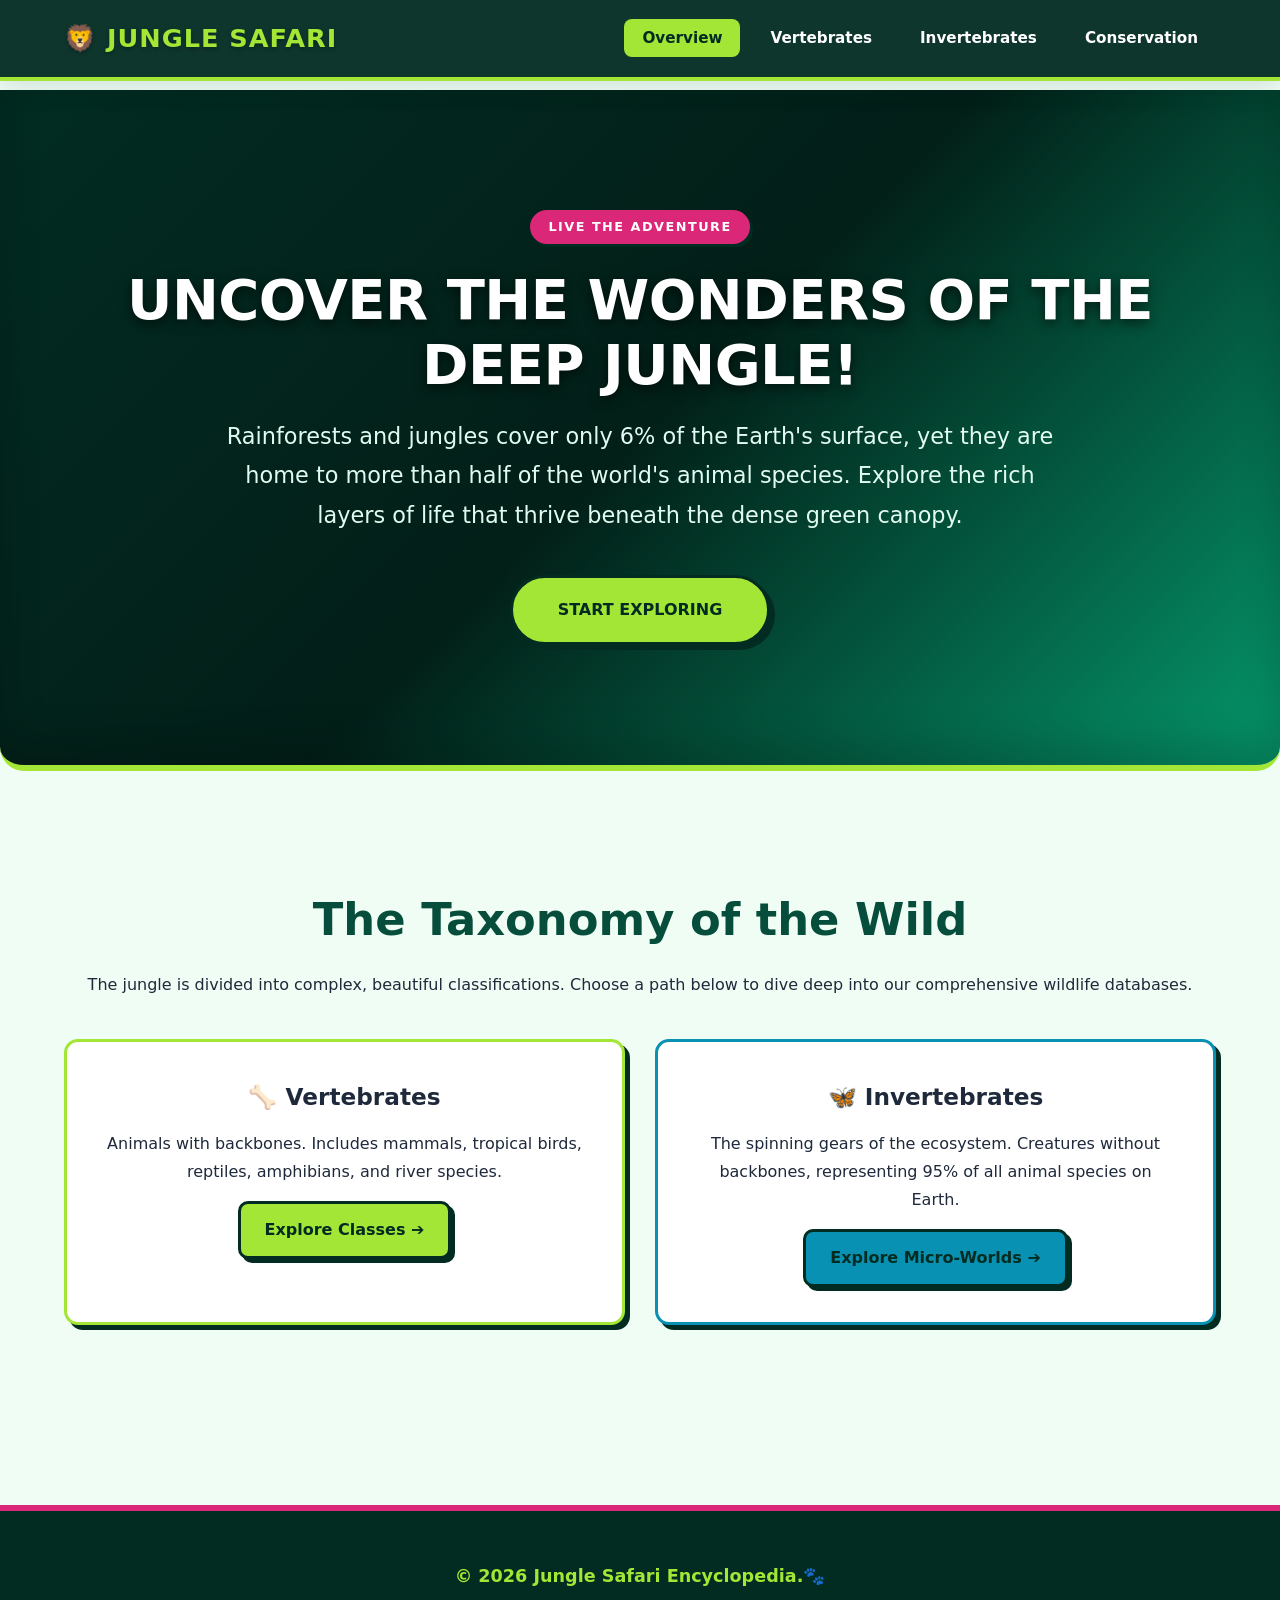
<file: index.html>
<!DOCTYPE html>
<html lang="en">
<head>
    <meta charset="UTF-8">
    <meta name="viewport" content="width=device-width, initial-scale=1.0">
    <title>Jungle Safari - Interactive Wildlife Encyclopedia</title>
    <link rel="stylesheet" href="style.css">
</head>
<body>

    <header>
        <div class="container header-flex">
            <div class="logo">🦁 JUNGLE SAFARI</div>
            <nav>
                <ul class="nav-links">
                    <li><a href="index.html" class="active">Overview</a></li>
                    <li><a href="vertebrates.html">Vertebrates</a></li>
                    <li><a href="invertebrates.html">Invertebrates</a></li>
                    <li><a href="conservation.html">Conservation</a></li>
                </ul>
            </nav>
        </div>
    </header>

    <section class="hero">
        <div class="container hero-content">
            <span class="badge">LIVE THE ADVENTURE</span>
            <h2>UNCOVER THE WONDERS OF THE DEEP JUNGLE!</h2>
            <p>Rainforests and jungles cover only 6% of the Earth's surface, yet they are home to more than half of the world's animal species. Explore the rich layers of life that thrive beneath the dense green canopy.</p>
            <a href="vertebrates.html" class="btn-primary">START EXPLORING</a>
        </div>
    </section>

    <main class="container page-content-center">
        <h2 class="section-title text-center">The Taxonomy of the Wild</h2>
        <p class="intro-text text-center">The jungle is divided into complex, beautiful classifications. Choose a path below to dive deep into our comprehensive wildlife databases.</p>
        
        <div class="grid-container m-top">
            <div class="info-card border-lime text-center">
                <h4>🦴 Vertebrates</h4>
                <p>Animals with backbones. Includes mammals, tropical birds, reptiles, amphibians, and river species.</p>
                <a href="vertebrates.html" class="btn-small link-mammal">Explore Classes ➔</a>
            </div>
            <div class="info-card border-sky text-center">
                <h4>🦋 Invertebrates</h4>
                <p>The spinning gears of the ecosystem. Creatures without backbones, representing 95% of all animal species on Earth.</p>
                <a href="invertebrates.html" class="btn-small link-reptile">Explore Micro-Worlds ➔</a>
            </div>
        </div>
    </main>

    <footer>
        <p>&copy; 2026 Jungle Safari Encyclopedia.🐾</p>
    </footer>

    <script src="script.js"></script>
</body>
</html>
</file>
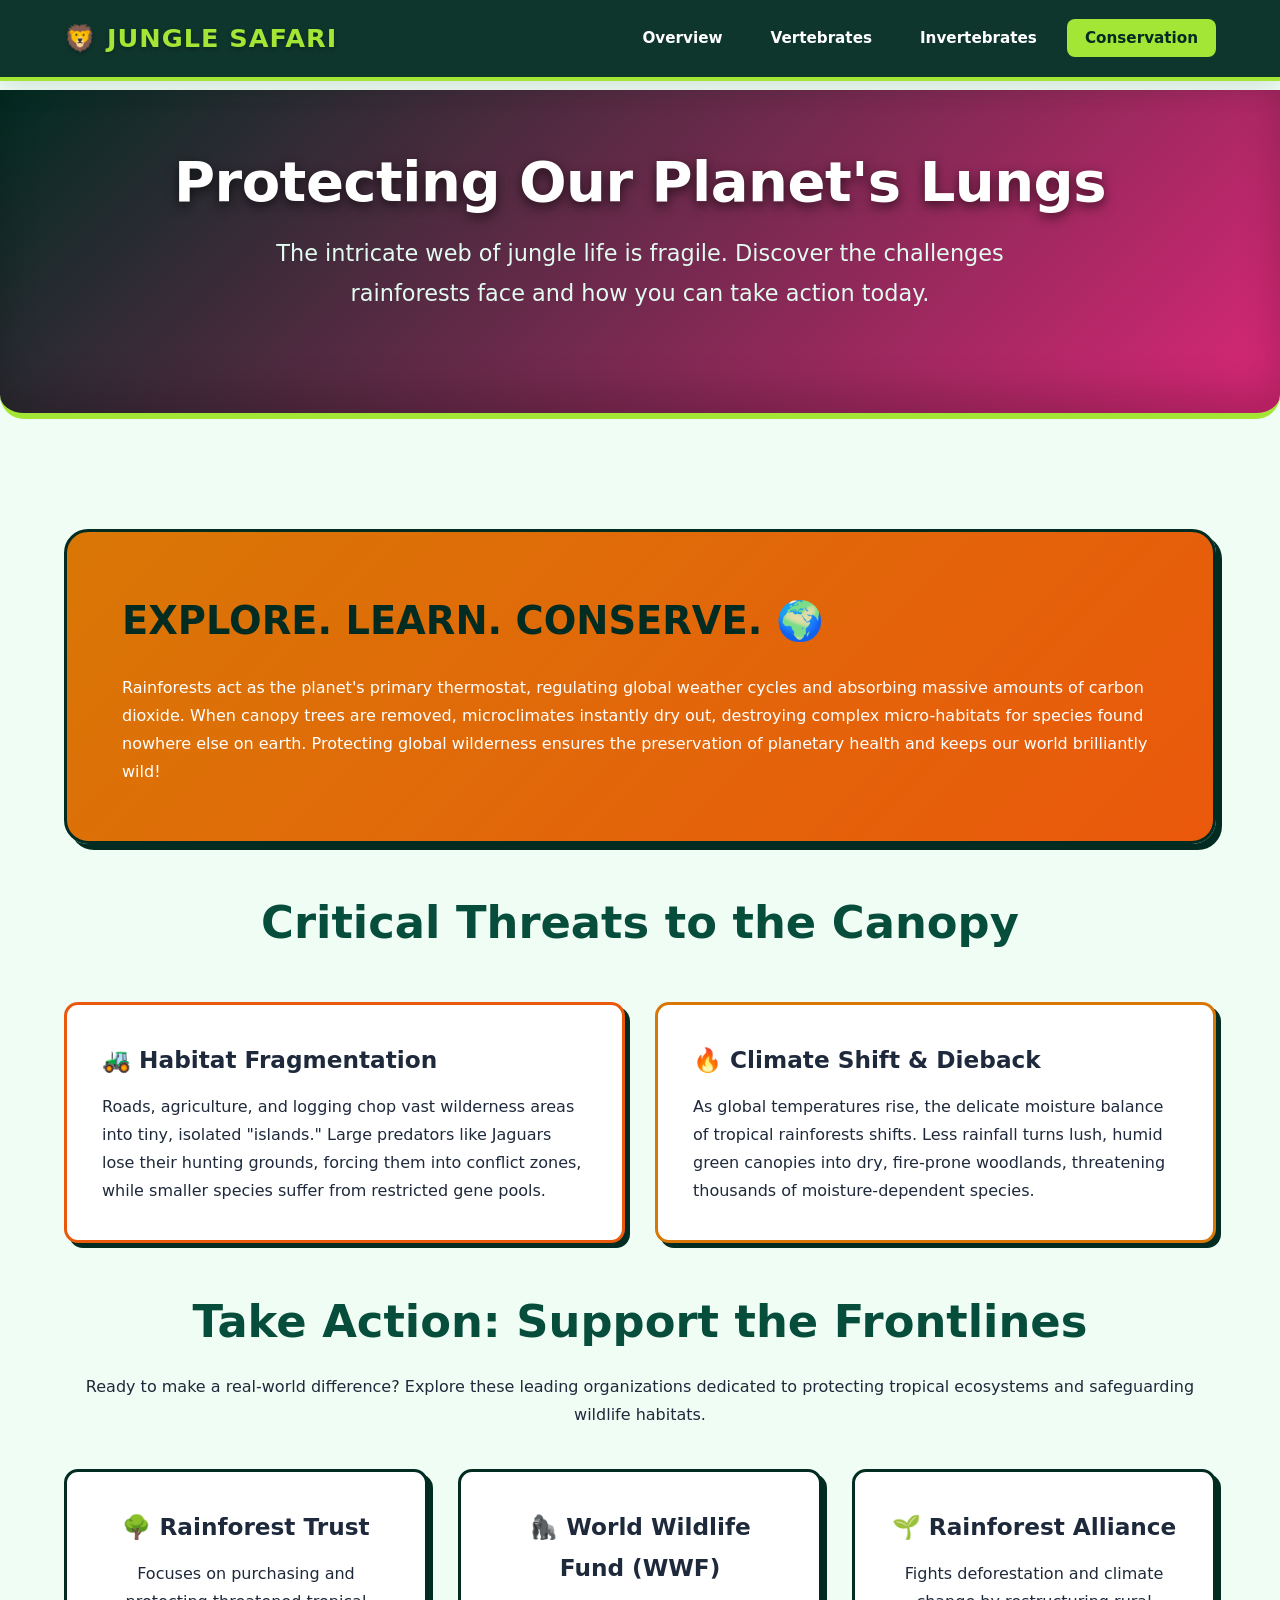
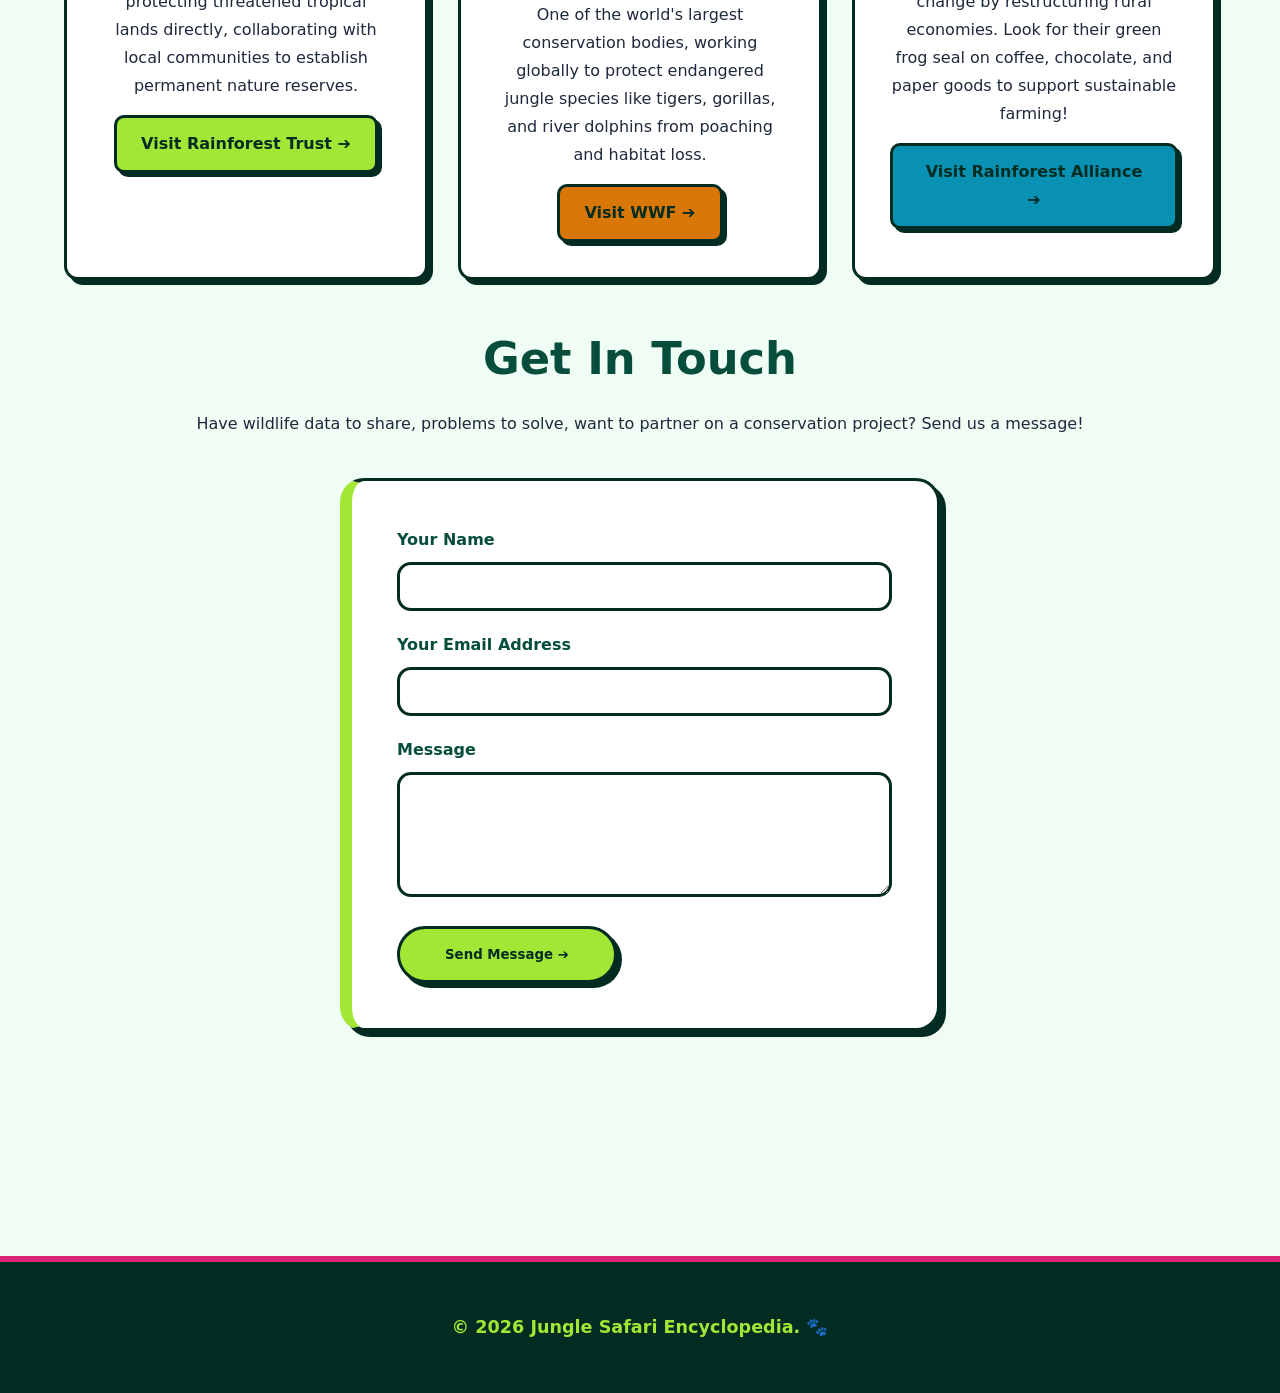
<file: conservation.html>
<!DOCTYPE html>
<html lang="en">
<head>
    <meta charset="UTF-8">
    <meta name="viewport" content="width=device-width, initial-scale=1.0">
    <title>Jungle Conservation - Keep the World Wild</title>
    <link rel="stylesheet" href="style.css">
</head>
<body>

    <header>
        <div class="container header-flex">
            <div class="logo">🦁 JUNGLE SAFARI</div>
            <nav>
                <ul class="nav-links">
                    <li><a href="index.html">Overview</a></li>
                    <li><a href="vertebrates.html">Vertebrates</a></li>
                    <li><a href="invertebrates.html">Invertebrates</a></li>
                    <li><a href="conservation.html" class="active">Conservation</a></li>
                </ul>
            </nav>
        </div>
    </header>

    <section class="hero sub-hero bg-blue-grad">
        <div class="container">
            <h2>Protecting Our Planet's Lungs</h2>
            <p>The intricate web of jungle life is fragile. Discover the challenges rainforests face and how you can take action today.</p>
        </div>
    </section>

    <main class="container page-content-center">
        <section class="conservation-box">
            <h2>EXPLORE. LEARN. CONSERVE. 🌍</h2>
            <p>Rainforests act as the planet's primary thermostat, regulating global weather cycles and absorbing massive amounts of carbon dioxide. When canopy trees are removed, microclimates instantly dry out, destroying complex micro-habitats for species found nowhere else on earth. Protecting global wilderness ensures the preservation of planetary health and keeps our world brilliantly wild!</p>
        </section>

        <h3 class="section-title text-center m-top">Critical Threats to the Canopy</h3>
        <div class="grid-container m-top">
            <div class="info-card border-coral">
                <h4>🚜 Habitat Fragmentation</h4>
                <p>Roads, agriculture, and logging chop vast wilderness areas into tiny, isolated "islands." Large predators like Jaguars lose their hunting grounds, forcing them into conflict zones, while smaller species suffer from restricted gene pools.</p>
            </div>
            <div class="info-card border-sun">
                <h4>🔥 Climate Shift & Dieback</h4>
                <p>As global temperatures rise, the delicate moisture balance of tropical rainforests shifts. Less rainfall turns lush, humid green canopies into dry, fire-prone woodlands, threatening thousands of moisture-dependent species.</p>
            </div>
        </div>

        <h3 class="section-title text-center m-top">Take Action: Support the Frontlines</h3>
        <p class="intro-text text-center">Ready to make a real-world difference? Explore these leading organizations dedicated to protecting tropical ecosystems and safeguarding wildlife habitats.</p>

        <div class="grid-container m-top">
            <div class="info-card text-center">
                <h4>🌳 Rainforest Trust</h4>
                <p>Focuses on purchasing and protecting threatened tropical lands directly, collaborating with local communities to establish permanent nature reserves.</p>
                <a href="https://www.rainforesttrust.org" target="_blank" rel="noopener noreferrer" class="btn-small link-mammal">Visit Rainforest Trust ➔</a>
            </div>

            <div class="info-card text-center">
                <h4>🦍 World Wildlife Fund (WWF)</h4>
                <p>One of the world's largest conservation bodies, working globally to protect endangered jungle species like tigers, gorillas, and river dolphins from poaching and habitat loss.</p>
                <a href="https://www.worldwildlife.org" target="_blank" rel="noopener noreferrer" class="btn-small link-bird">Visit WWF ➔</a>
            </div>

            <div class="info-card text-center">
                <h4>🌱 Rainforest Alliance</h4>
                <p>Fights deforestation and climate change by restructuring rural economies. Look for their green frog seal on coffee, chocolate, and paper goods to support sustainable farming!</p>
                <a href="https://www.rainforest-alliance.org" target="_blank" rel="noopener noreferrer" class="btn-small link-reptile">Visit Rainforest Alliance ➔</a>
            </div>
        </div>

        <h3 class="section-title text-center m-top">Get In Touch</h3>
        <p class="intro-text text-center">Have wildlife data to share, problems to solve, want to partner on a conservation project? Send us a message!</p>

        <div class="animal-group group-mammal m-top" style="max-width: 600px; margin-left: auto; margin-right: auto;">
            <form action="mailto:caitbwhite@gmail.com" method="POST" enctype="text/plain" style="display: flex; flex-direction: column; gap: 20px;">
                <div>
                    <label style="display: block; font-weight: 800; margin-bottom: 8px; color: var(--text-dark);">Your Name</label>
                    <input type="text" name="name" required style="width: 100%; padding: 12px; border: 3px solid var(--safari-dark); border-radius: var(--border-radius-sm); font-size: 1rem; font-family: inherit;">
                </div>
                
                <div>
                    <label style="display: block; font-weight: 800; margin-bottom: 8px; color: var(--text-dark);">Your Email Address</label>
                    <input type="email" name="email" required style="width: 100%; padding: 12px; border: 3px solid var(--safari-dark); border-radius: var(--border-radius-sm); font-size: 1rem; font-family: inherit;">
                </div>
                
                <div>
                    <label style="display: block; font-weight: 800; margin-bottom: 8px; color: var(--text-dark);">Message</label>
                    <textarea name="message" rows="5" required style="width: 100%; padding: 12px; border: 3px solid var(--safari-dark); border-radius: var(--border-radius-sm); font-size: 1rem; resize: vertical; font-family: inherit;"></textarea>
                </div>
                
                <button type="submit" class="btn-primary" style="align-self: flex-start; cursor: pointer; font-family: inherit;">Send Message ➔</button>
            </form>
        </div>
    </main>

    <footer>
        <p>&copy; 2026 Jungle Safari Encyclopedia. 🐾</p>
    </footer>

    <script src="script.js"></script>
</body>
</html>
</file>
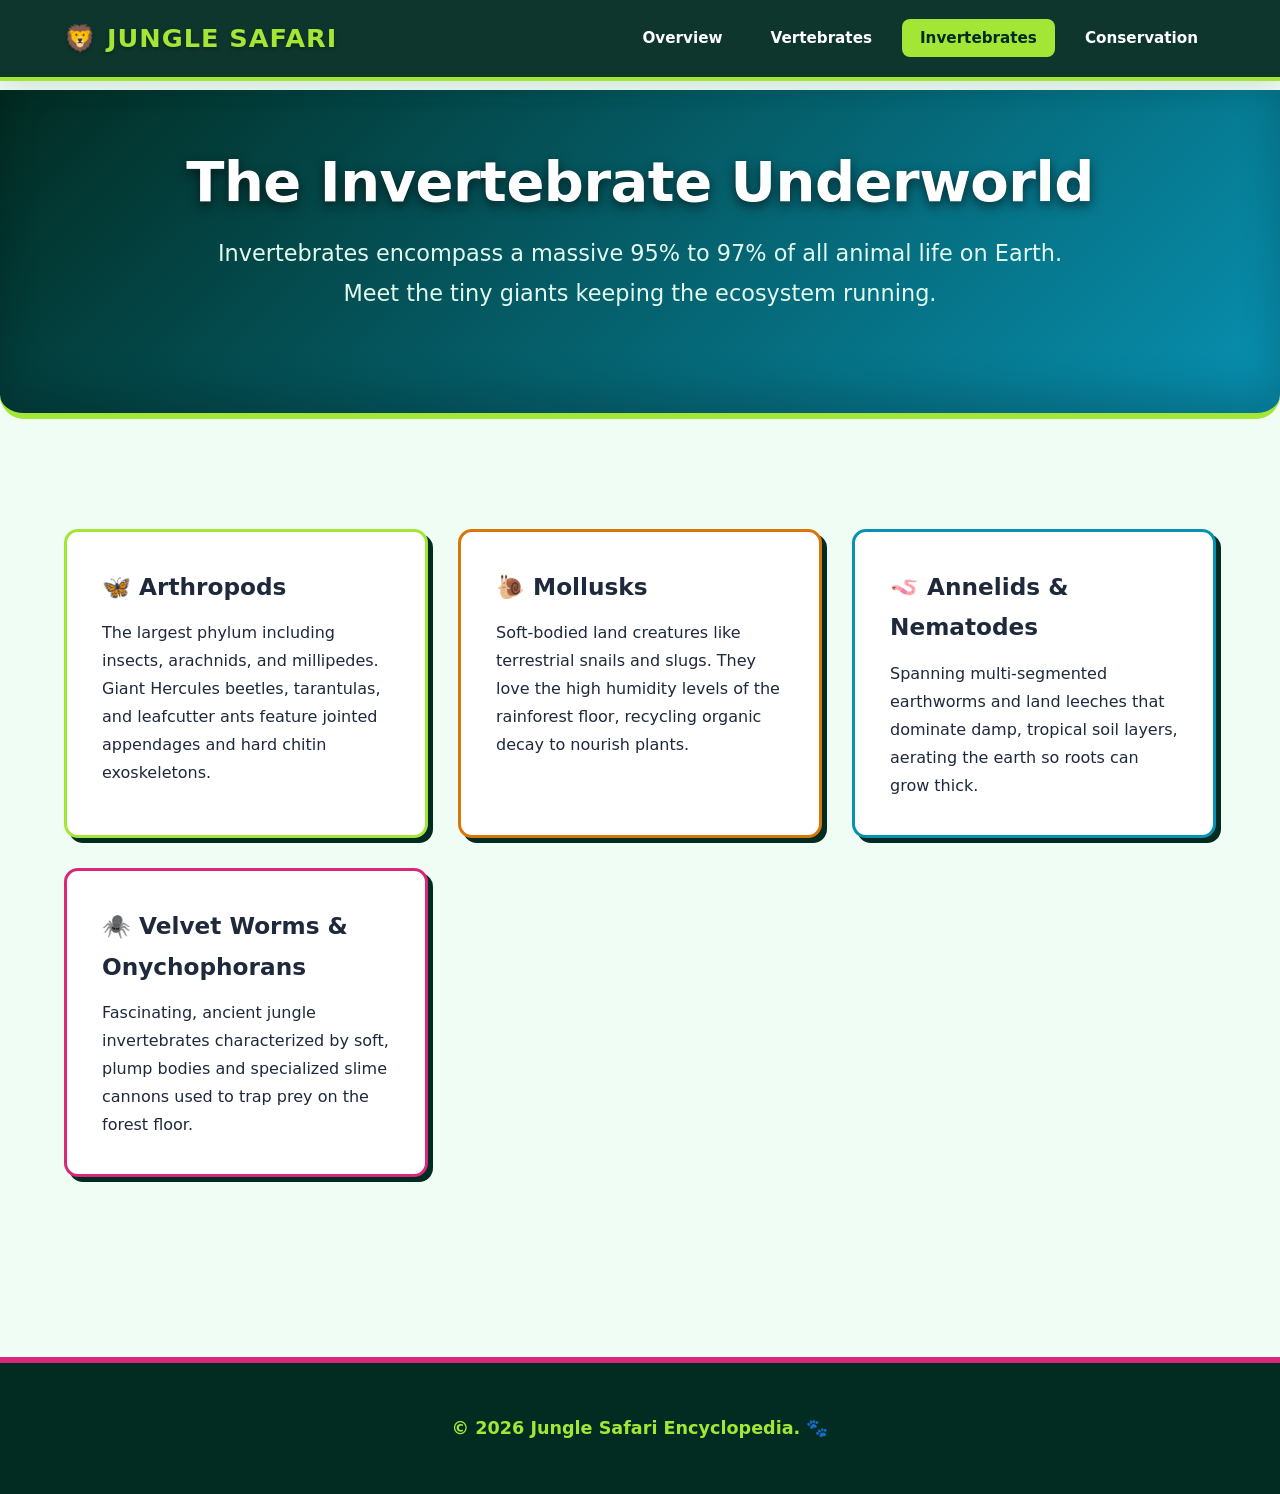
<file: invertebrates.html>
<!DOCTYPE html>
<html lang="en">
<head>
    <meta charset="UTF-8">
    <meta name="viewport" content="width=device-width, initial-scale=1.0">
    <title>Jungle Invertebrates - The Hidden Underworld</title>
    <link rel="stylesheet" href="style.css">
</head>
<body>

    <header>
        <div class="container header-flex">
            <div class="logo">🦁 JUNGLE SAFARI</div>
            <nav>
                <ul class="nav-links">
                    <li><a href="index.html">Overview</a></li>
                    <li><a href="vertebrates.html">Vertebrates</a></li>
                    <li><a href="invertebrates.html" class="active">Invertebrates</a></li>
                    <li><a href="conservation.html">Conservation</a></li>
                </ul>
            </nav>
        </div>
    </header>

    <section class="hero sub-hero bg-sky-grad">
        <div class="container">
            <h2>The Invertebrate Underworld</h2>
            <p>Invertebrates encompass a massive 95% to 97% of all animal life on Earth. Meet the tiny giants keeping the ecosystem running.</p>
        </div>
    </section>

    <main class="container page-content-center">
        <div class="grid-container">
            <div class="info-card border-lime">
                <h4>🦋 Arthropods</h4>
                <p>The largest phylum including insects, arachnids, and millipedes. Giant Hercules beetles, tarantulas, and leafcutter ants feature jointed appendages and hard chitin exoskeletons.</p>
            </div>
            <div class="info-card border-sun">
                <h4>🐌 Mollusks</h4>
                <p>Soft-bodied land creatures like terrestrial snails and slugs. They love the high humidity levels of the rainforest floor, recycling organic decay to nourish plants.</p>
            </div>
            <div class="info-card border-sky">
                <h4>🪱 Annelids & Nematodes</h4>
                <p>Spanning multi-segmented earthworms and land leeches that dominate damp, tropical soil layers, aerating the earth so roots can grow thick.</p>
            </div>
            <div class="info-card border-orchid">
                <h4>🕷️ Velvet Worms & Onychophorans</h4>
                <p>Fascinating, ancient jungle invertebrates characterized by soft, plump bodies and specialized slime cannons used to trap prey on the forest floor.</p>
            </div>
        </div>
    </main>

    <footer>
        <p>&copy; 2026 Jungle Safari Encyclopedia. 🐾</p>
    </footer>

    <script src="script.js"></script>
</body>
</html>
</file>
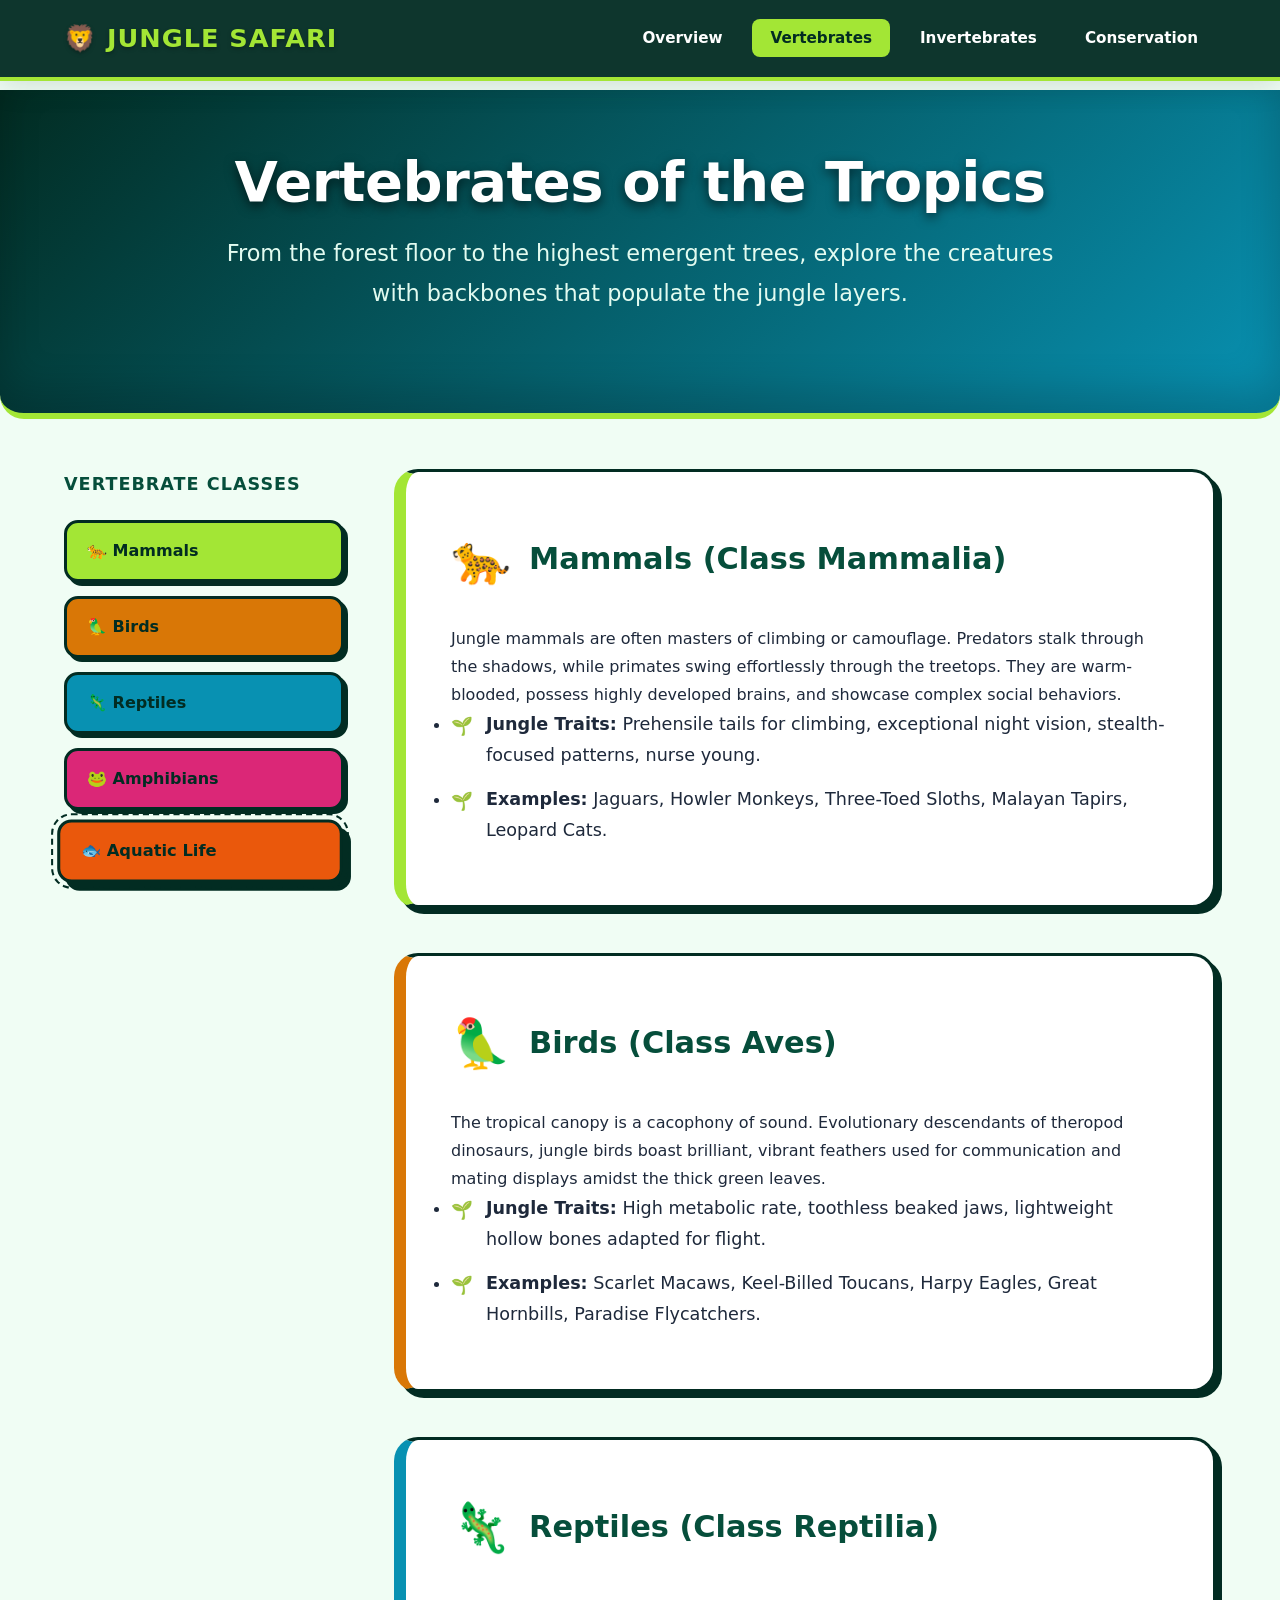
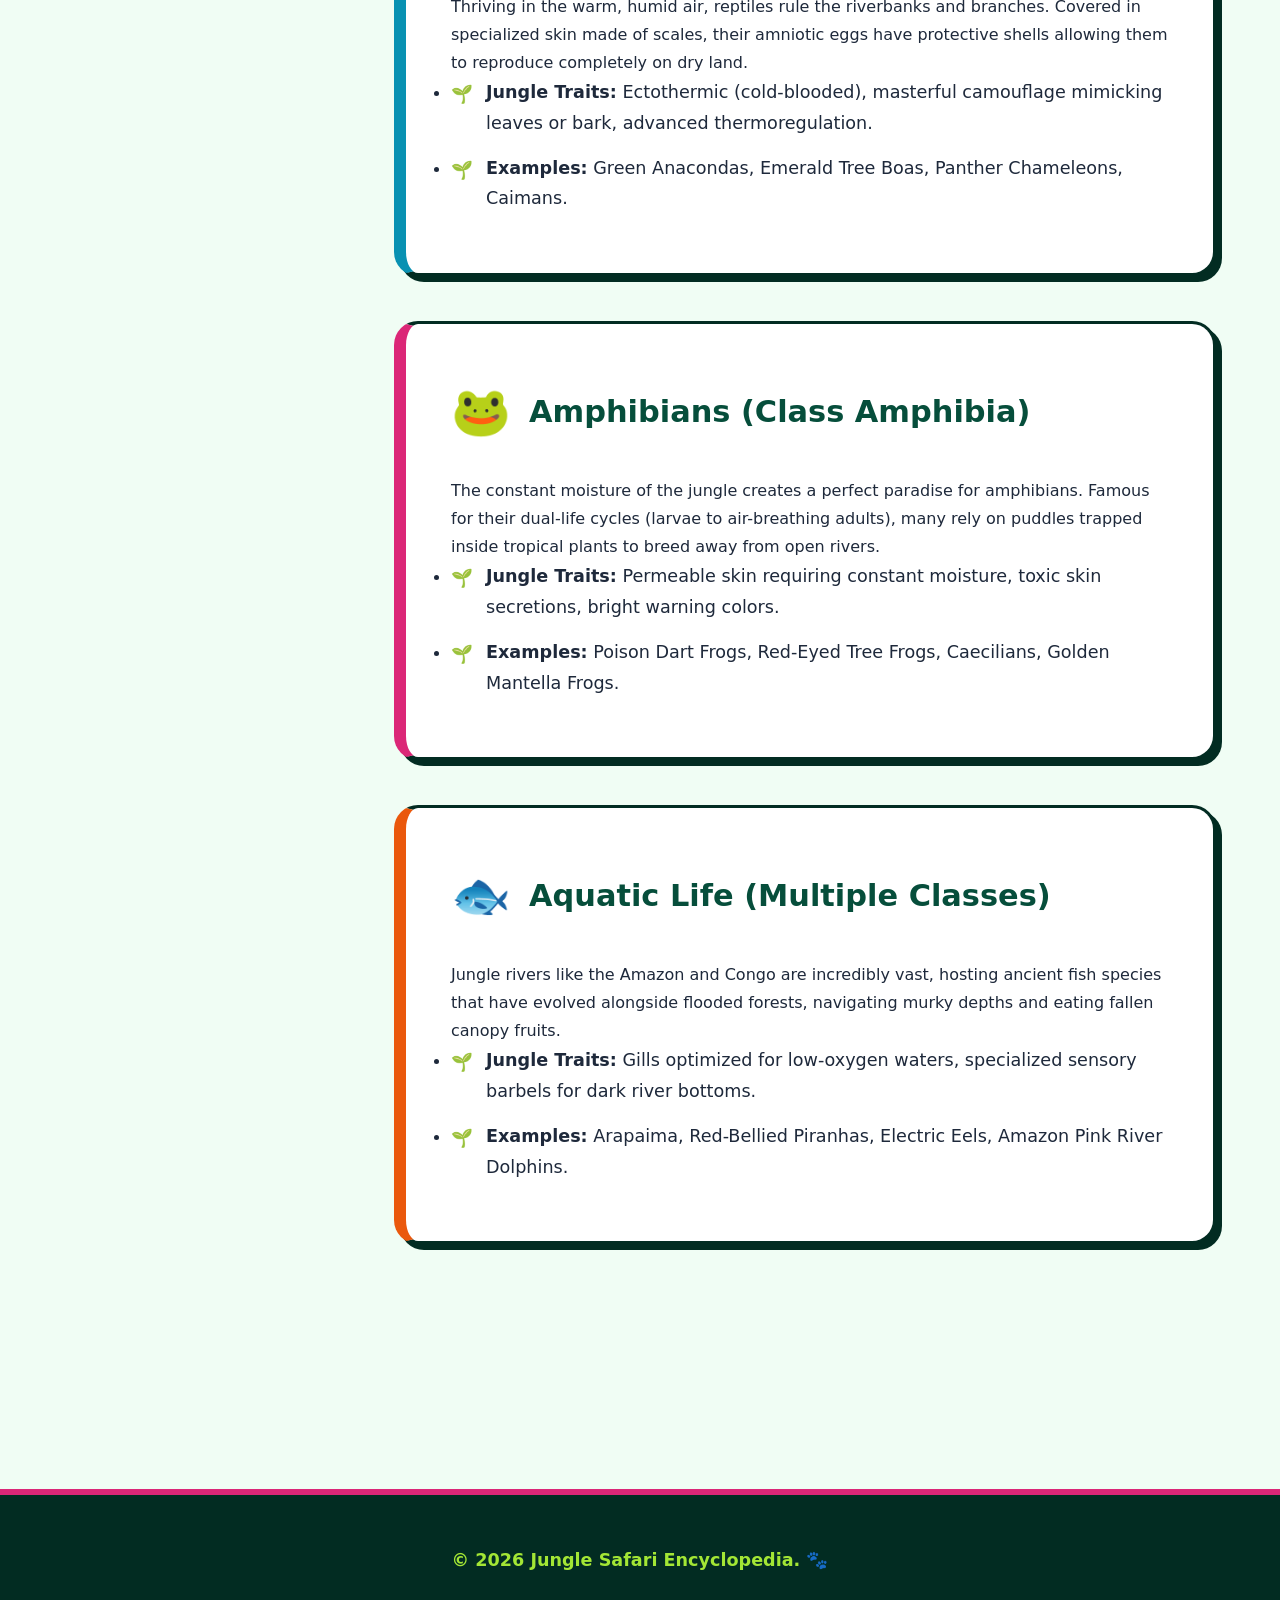
<file: vertebrates.html>
<!DOCTYPE html>
<html lang="en">
<head>
    <meta charset="UTF-8">
    <meta name="viewport" content="width=device-width, initial-scale=1.0">
    <title>Jungle Vertebrates - Detailed Guide</title>
    <link rel="stylesheet" href="style.css">
</head>
<body>

    <header>
        <div class="container header-flex">
            <div class="logo">🦁 JUNGLE SAFARI</div>
            <nav>
                <ul class="nav-links">
                    <li><a href="index.html">Overview</a></li>
                    <li><a href="vertebrates.html" class="active">Vertebrates</a></li>
                    <li><a href="invertebrates.html">Invertebrates</a></li>
                    <li><a href="conservation.html">Conservation</a></li>
                </ul>
            </nav>
        </div>
    </header>

    <section class="hero sub-hero">
        <div class="container">
            <h2>Vertebrates of the Tropics</h2>
            <p>From the forest floor to the highest emergent trees, explore the creatures with backbones that populate the jungle layers.</p>
        </div>
    </section>

    <div class="container layout-grid">
        
        <aside class="sidebar">
            <h3>Vertebrate Classes</h3>
            <ul>
                <li><a href="#mammals" class="side-btn link-mammal">🐆 Mammals</a></li>
                <li><a href="#birds" class="side-btn link-bird">🦜 Birds</a></li>
                <li><a href="#reptiles" class="side-btn link-reptile">🦎 Reptiles</a></li>
                <li><a href="#amphibians" class="side-btn link-amphibian">🐸 Amphibians</a></li>
                <li><a href="#fish" class="side-btn link-fish">🐟 Aquatic Life</a></li>
            </ul>
        </aside>

        <main class="main-content">
            <div id="mammals" class="animal-group group-mammal">
                <div class="group-header">
                    <span class="emoji-icon">🐆</span>
                    <h3>Mammals (Class Mammalia)</h3>
                </div>
                <p>Jungle mammals are often masters of climbing or camouflage. Predators stalk through the shadows, while primates swing effortlessly through the treetops. They are warm-blooded, possess highly developed brains, and showcase complex social behaviors.</p>
                <ul class="trait-list">
                    <li><strong>Jungle Traits:</strong> Prehensile tails for climbing, exceptional night vision, stealth-focused patterns, nurse young.</li>
                    <li><strong>Examples:</strong> Jaguars, Howler Monkeys, Three-Toed Sloths, Malayan Tapirs, Leopard Cats.</li>
                </ul>
            </div>

            <div id="birds" class="animal-group group-bird">
                <div class="group-header">
                    <span class="emoji-icon">🦜</span>
                    <h3>Birds (Class Aves)</h3>
                </div>
                <p>The tropical canopy is a cacophony of sound. Evolutionary descendants of theropod dinosaurs, jungle birds boast brilliant, vibrant feathers used for communication and mating displays amidst the thick green leaves.</p>
                <ul class="trait-list">
                    <li><strong>Jungle Traits:</strong> High metabolic rate, toothless beaked jaws, lightweight hollow bones adapted for flight.</li>
                    <li><strong>Examples:</strong> Scarlet Macaws, Keel-Billed Toucans, Harpy Eagles, Great Hornbills, Paradise Flycatchers.</li>
                </ul>
            </div>

            <div id="reptiles" class="animal-group group-reptile">
                <div class="group-header">
                    <span class="emoji-icon">🦎</span>
                    <h3>Reptiles (Class Reptilia)</h3>
                </div>
                <p>Thriving in the warm, humid air, reptiles rule the riverbanks and branches. Covered in specialized skin made of scales, their amniotic eggs have protective shells allowing them to reproduce completely on dry land.</p>
                <ul class="trait-list">
                    <li><strong>Jungle Traits:</strong> Ectothermic (cold-blooded), masterful camouflage mimicking leaves or bark, advanced thermoregulation.</li>
                    <li><strong>Examples:</strong> Green Anacondas, Emerald Tree Boas, Panther Chameleons, Caimans.</li>
                </ul>
            </div>

            <div id="amphibians" class="animal-group group-amphibian">
                <div class="group-header">
                    <span class="emoji-icon">🐸</span>
                    <h3>Amphibians (Class Amphibia)</h3>
                </div>
                <p>The constant moisture of the jungle creates a perfect paradise for amphibians. Famous for their dual-life cycles (larvae to air-breathing adults), many rely on puddles trapped inside tropical plants to breed away from open rivers.</p>
                <ul class="trait-list">
                    <li><strong>Jungle Traits:</strong> Permeable skin requiring constant moisture, toxic skin secretions, bright warning colors.</li>
                    <li><strong>Examples:</strong> Poison Dart Frogs, Red-Eyed Tree Frogs, Caecilians, Golden Mantella Frogs.</li>
                </ul>
            </div>

            <div id="fish" class="animal-group group-fish">
                <div class="group-header">
                    <span class="emoji-icon">🐟</span>
                    <h3>Aquatic Life (Multiple Classes)</h3>
                </div>
                <p>Jungle rivers like the Amazon and Congo are incredibly vast, hosting ancient fish species that have evolved alongside flooded forests, navigating murky depths and eating fallen canopy fruits.</p>
                <ul class="trait-list">
                    <li><strong>Jungle Traits:</strong> Gills optimized for low-oxygen waters, specialized sensory barbels for dark river bottoms.</li>
                    <li><strong>Examples:</strong> Arapaima, Red-Bellied Piranhas, Electric Eels, Amazon Pink River Dolphins.</li>
                </ul>
            </div>
        </main>
    </div>

    <footer>
        <p>&copy; 2026 Jungle Safari Encyclopedia. 🐾</p>
    </footer>

    <script src="script.js"></script>
</body>
</html>
</file>
<file: style.css>
/* ==========================================================================
   1. VIVID SAFARI VARIABLES & GENERAL SETUP
   ========================================================================== */
:root {
    --safari-dark: #022c22;       
    --safari-jungle: #059669;     
    --safari-neon: #10b981;       
    --safari-lime: #a3e635;       
    --safari-sun: #d97706;        
    --safari-coral: #ea580c;      
    --safari-orchid: #db2777;     
    --safari-sky: #0891b2;        
    
    --bg-safari: #f0fdf4;         
    --text-dark: #064e3b;         
    --text-body: #1e293b;         
    --border-radius-lg: 24px;
    --border-radius-sm: 14px;
    --comic-shadow: 6px 6px 0px var(--safari-dark);
    --transition-smooth: all 0.3s cubic-bezier(0.4, 0, 0.2, 1);
}

* {
    box-sizing: border-box;
    margin: 0;
    padding: 0;
}

html {
    scroll-behavior: smooth;
    scroll-padding-top: 140px; /* Crucial offset for fixed headers */
}

body {
    font-family: system-ui, -apple-system, BlinkMacSystemFont, "Segoe UI", Roboto, sans-serif;
    background-color: var(--bg-safari);
    color: var(--text-body);
    line-height: 1.75;
    padding-top: 90px;
    overflow-x: hidden;
}

.container {
    width: 90%;
    max-width: 1200px;
    margin: 0 auto;
}

.page-content-center {
    padding: 60px 0;
    margin: 0 auto;
}
.text-center { text-align: center; }
.m-top { margin-top: 40px; }

/* ==========================================================================
   2. NAVBAR DESIGN (WITH MICRO-INTERACTIONS)
   ========================================================================== */
header {
    background-color: rgba(2, 44, 34, 0.95);
    backdrop-filter: blur(12px); 
    border-bottom: 4px solid var(--safari-lime);
    position: fixed;
    top: 0;
    width: 100%;
    z-index: 1000;
    box-shadow: 0 4px 30px rgba(2, 44, 34, 0.15);
}

.header-flex {
    display: flex;
    justify-content: space-between;
    align-items: center;
    padding: 16px 0;
}

.logo {
    font-size: 1.6rem;
    font-weight: 900;
    color: var(--safari-lime);
    letter-spacing: 1px;
    text-shadow: 0 2px 4px rgba(0,0,0,0.3);
    animation: pulseLogo 3s infinite ease-in-out;
}

.nav-links {
    display: flex;
    list-style: none;
    gap: 12px;
}

.nav-links a {
    text-decoration: none;
    color: #ffffff;
    font-weight: 700;
    font-size: 0.95rem;
    padding: 10px 18px;
    border-radius: 8px;
    transition: var(--transition-smooth);
}

.nav-links a.active, .nav-links a:hover {
    background-color: var(--safari-lime);
    color: var(--safari-dark);
    transform: translateY(-1px);
}

/* ==========================================================================
   3. HERO BANNER DEEP WILDERNESS UPGRADES
   ========================================================================== */
.hero {
    background: linear-gradient(135deg, var(--safari-dark) 0%, #021f18 50%, var(--safari-jungle) 100%);
    color: white;
    padding: 120px 0;
    text-align: center;
    border-bottom: 6px solid var(--safari-lime);
    margin-bottom: 50px;
    border-radius: 0 0 var(--border-radius-lg) var(--border-radius-lg);
    box-shadow: inset 0 -20px 40px rgba(0,0,0,0.2);
}

.sub-hero {
    padding: 60px 0;
    background: linear-gradient(135deg, var(--safari-dark) 0%, var(--safari-sky) 100%);
}
.bg-blue-grad {
    background: linear-gradient(135deg, var(--safari-dark) 0%, var(--safari-orchid) 100%);
}

.badge {
    background-color: var(--safari-orchid);
    color: white;
    padding: 6px 18px;
    font-weight: 800;
    font-size: 0.8rem;
    border-radius: 20px;
    letter-spacing: 1.5px;
    display: inline-block;
    margin-bottom: 24px;
    box-shadow: 3px 3px 0px var(--safari-dark);
}

.hero h2 {
    font-size: 3.5rem;
    font-weight: 900;
    text-shadow: 0 4px 12px rgba(0,0,0,0.6);
    margin-bottom: 20px;
    letter-spacing: -0.5px;
    line-height: 1.15;
}

.hero p {
    font-size: 1.4rem;
    max-width: 850px;
    margin: 0 auto 40px auto;
    color: #e2fbf0;
    font-weight: 400;
}

.btn-primary {
    display: inline-block;
    background-color: var(--safari-lime);
    color: var(--safari-dark);
    padding: 18px 45px;
    text-decoration: none;
    font-weight: 800;
    border-radius: 50px;
    border: 3px solid var(--safari-dark);
    box-shadow: 5px 5px 0px var(--safari-dark);
    transition: var(--transition-smooth);
}

.btn-primary:hover {
    transform: translate(-3px, -3px);
    box-shadow: 8px 8px 0px var(--safari-dark);
}

.btn-small {
    display: inline-block;
    text-decoration: none;
    padding: 12px 24px;
    border-radius: 10px;
    font-weight: 800;
    margin-top: 15px;
    border: 3px solid var(--safari-dark);
    box-shadow: 4px 4px 0px var(--safari-dark);
    transition: var(--transition-smooth);
}

.btn-small:hover {
    transform: translate(-2px, -2px);
    box-shadow: 6px 6px 0px var(--safari-dark);
}

/* ==========================================================================
   4. TWO-COLUMN LAYOUT & SIDEBAR TRACKING
   ========================================================================== */
.layout-grid {
    display: grid;
    grid-template-columns: 280px 1fr;
    gap: 50px;
    padding-bottom: 80px;
}

.sidebar {
    position: sticky;
    top: 150px;
    height: fit-content;
}

.sidebar h3 {
    font-size: 1.1rem;
    font-weight: 800;
    color: var(--text-dark);
    margin-bottom: 20px;
    text-transform: uppercase;
    letter-spacing: 1px;
}

.sidebar ul {
    list-style: none;
}

.side-btn {
    display: block;
    text-decoration: none;
    padding: 14px 20px;
    margin-bottom: 14px;
    border-radius: var(--border-radius-sm);
    font-weight: 700;
    transition: var(--transition-smooth);
    border: 3px solid var(--safari-dark);
    box-shadow: 4px 4px 0px var(--safari-dark);
}

.side-btn:hover {
    transform: translate(-2px, -2px);
    box-shadow: 6px 6px 0px var(--safari-dark);
}

/* ScrollSpy class triggered injectively via JavaScript */
.side-btn.active-scroll {
    transform: translate(-4px, -4px) scale(1.02);
    box-shadow: 8px 8px 0px var(--safari-dark);
    outline: 2px dashed var(--safari-dark);
    outline-offset: 4px;
}

.link-mammal { background-color: var(--safari-lime); color: var(--safari-dark); }
.link-bird { background-color: var(--safari-sun); color: var(--safari-dark); }
.link-reptile { background-color: var(--safari-sky); color: var(--safari-dark); }
.link-amphibian { background-color: var(--safari-orchid); color: var(--safari-dark); }
.link-fish { background-color: var(--safari-coral); color: var(--safari-dark); }

/* ==========================================================================
   5. ANIMAL DATA GROUPS (COMIC BRUTALISM)
   ========================================================================== */
.section-title {
    font-size: 2.8rem;
    font-weight: 900;
    color: var(--text-dark);
    margin-bottom: 12px;
}

.animal-group {
    background-color: #ffffff;
    border-radius: var(--border-radius-lg);
    padding: 45px;
    margin-bottom: 45px;
    border: 3px solid var(--safari-dark);
    box-shadow: var(--comic-shadow);
    transition: var(--transition-smooth);
}

.animal-group:hover {
    transform: scale(1.005);
}

.group-header {
    display: flex;
    align-items: center;
    gap: 18px;
    margin-bottom: 24px;
}

.emoji-icon {
    font-size: 3rem;
    animation: floatEmoji 4s infinite ease-in-out;
}

.animal-group h3 {
    font-size: 1.9rem;
    font-weight: 900;
    color: var(--text-dark);
}

.trait-list li {
    margin-bottom: 14px;
    padding-left: 35px;
    position: relative;
    font-size: 1.1rem;
}

/* Custom interactive pseudo-element list bullets */
.trait-list li::before {
    content: "🌱";
    position: absolute;
    left: 0;
    top: 2px;
    font-size: 1.1rem;
    transition: var(--transition-smooth);
}

.animal-group:hover .trait-list li::before {
    transform: rotate(15deg) scale(1.2);
}

.group-mammal { border-left: 12px solid var(--safari-lime); }
.group-bird { border-left: 12px solid var(--safari-sun); }
.group-reptile { border-left: 12px solid var(--safari-sky); }
.group-amphibian { border-left: 12px solid var(--safari-orchid); }
.group-fish { border-left: 12px solid var(--safari-coral); }

/* ==========================================================================
   6. INVERTEBRATE MULTI-COLUMN CARDS GRID
   ========================================================================== */
.grid-container {
    display: grid;
    grid-template-columns: repeat(auto-fit, minmax(300px, 1fr));
    gap: 30px;
}

.info-card {
    background-color: #ffffff;
    padding: 35px;
    border-radius: var(--border-radius-sm);
    border: 3px solid var(--safari-dark);
    box-shadow: 5px 5px 0px var(--safari-dark);
    transition: var(--transition-smooth);
}

.info-card:hover {
    transform: translate(-6px, -6px) rotate(-0.5deg);
    box-shadow: 11px 11px 0px var(--safari-dark);
}

.info-card h4 {
    font-size: 1.45rem;
    font-weight: 900;
    margin-bottom: 12px;
}

/* ==========================================================================
   7. CONSERVATION ECO-BOX & FOOTER
   ========================================================================== */
.conservation-box {
    background: linear-gradient(135deg, var(--safari-sun) 0%, var(--safari-coral) 100%);
    border: 3px solid var(--safari-dark);
    border-radius: var(--border-radius-lg);
    padding: 55px;
    color: #ffffff;
    box-shadow: var(--comic-shadow);
    position: relative;
    overflow: hidden;
}

.conservation-box h2 {
    font-size: 2.4rem;
    font-weight: 900;
    margin-bottom: 20px;
    color: var(--safari-dark);
}

footer {
    background-color: var(--safari-dark);
    color: var(--safari-lime);
    text-align: center;
    padding: 50px 0;
    margin-top: 120px;
    font-weight: 700;
    border-top: 6px solid var(--safari-orchid);
    font-size: 1.1rem;
    user-select: none;
}

/* ==========================================================================
   8. KEYFRAME ANIMATIONS
   ========================================================================== */
@keyframes pulseLogo {
    0%, 100% { transform: scale(1); text-shadow: 0 2px 4px rgba(0,0,0,0.3); }
    50% { transform: scale(1.03); text-shadow: 0 4px 12px rgba(163,230,21,0.4); }
}

@keyframes floatEmoji {
    0%, 100% { transform: translateY(0); }
    50% { transform: translateY(-6px); }
}

/* ==========================================
   9. RESPONSIVE MEDIA QUERIES
   ========================================== */
@media (max-width: 900px) {
    .layout-grid {
        grid-template-columns: 1fr;
        gap: 30px;
    }
    .sidebar {
        display: none; /* Safely removes sidebar on small displays; handled dynamically */
    }
    .hero h2 {
        font-size: 2.5rem;
    }
    body {
        padding-top: 160px; 
    }
    .header-flex {
        flex-direction: column;
        gap: 16px;
    }
}
/* Custom Border Utility Colors for Cards */
.border-lime { border: 3px solid var(--safari-lime); }
.border-sky { border: 3px solid var(--safari-sky); }
.border-sun { border: 3px solid var(--safari-sun); }
.border-coral { border: 3px solid var(--safari-coral); }
.border-orchid { border: 3px solid var(--safari-orchid); }
</file>
